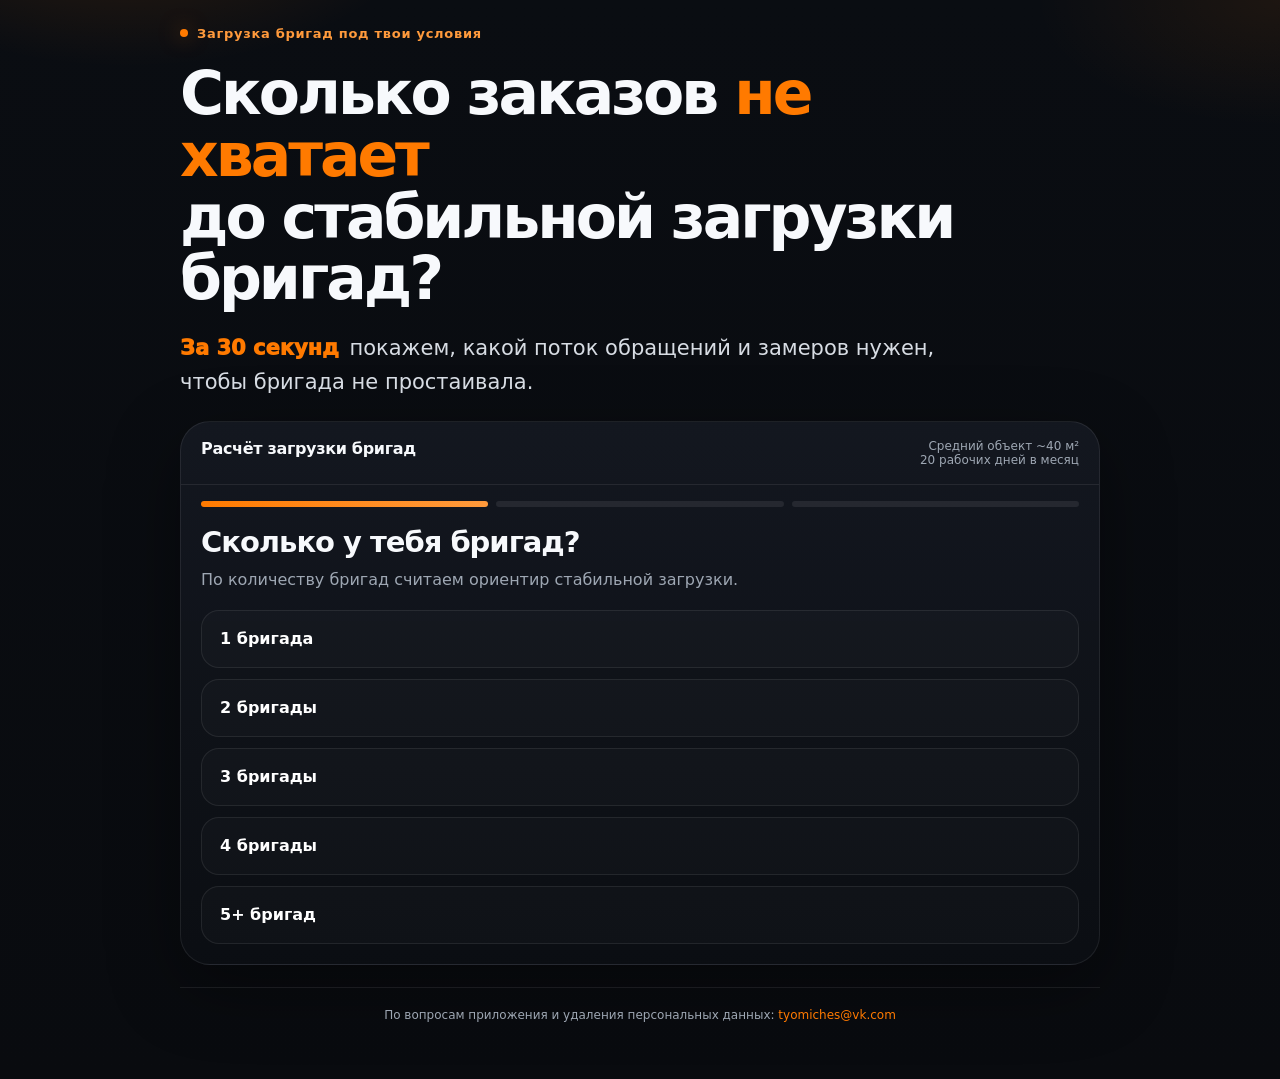
<file: telegram/index.html>
<!DOCTYPE html>
<html lang="ru">
<head>
  <meta charset="UTF-8" />
  <meta name="viewport" content="width=device-width, initial-scale=1.0, viewport-fit=cover" />
  <meta name="theme-color" content="#090b0f" />
  <title>Расчёт загрузки бригад</title>
  <script src="https://telegram.org/js/telegram-web-app.js"></script>
  <style>
    :root{
      --bg:#090b0f;
      --bg2:#0f1218;
      --card:#151922;
      --text:#f7f9fc;
      --muted:#9ea7b3;
      --line:rgba(255,255,255,.08);
      --accent:#ff7a00;
      --accent2:#ff9a3c;
      --accentSoft:rgba(255,122,0,.10);
      --success:#c6f5d5;
      --danger:#ffd0d0;
      --max:920px;
    }

    *{box-sizing:border-box}
    html,body{margin:0}
    body{
      min-height:100vh;
      font-family:Inter,system-ui,-apple-system,BlinkMacSystemFont,"Segoe UI",sans-serif;
      color:var(--text);
      background:
        radial-gradient(900px 500px at 10% -10%,rgba(255,122,0,.16),transparent 35%),
        radial-gradient(700px 360px at 100% 0%,rgba(255,122,0,.08),transparent 35%),
        linear-gradient(180deg,#0a0d12,#090b0f);
      overflow-x:hidden;
    }

    .wrap{width:min(calc(100% - 18px),var(--max));margin:0 auto;padding:22px 0 54px}
    .eyebrow{
      display:inline-flex;align-items:center;gap:9px;
      color:var(--accent2);font-size:13px;font-weight:850;letter-spacing:.055em;text-transform:none
    }
    .eyebrow:before{content:"";width:8px;height:8px;border-radius:50%;background:var(--accent);box-shadow:0 0 20px rgba(255,122,0,.5)}

    h1,h2,h3,p{margin-top:0}
    h1{font-size:clamp(36px,6.2vw,60px);line-height:1.03;letter-spacing:-.05em;margin:22px 0 22px;max-width:800px}
    .accent{color:var(--accent)}
    .accentMark{color:#fff;background:linear-gradient(135deg,var(--accent),var(--accent2));padding:0 .07em .015em;border-radius:.11em;line-height:1.04;box-decoration-break:clone;-webkit-box-decoration-break:clone}
    .accentWord{color:var(--accent);position:relative;white-space:nowrap}
    .accentWord:after{content:"";position:absolute;left:0;right:0;bottom:-.08em;height:.09em;border-radius:99px;background:var(--accent);opacity:.9}
    .timeBadge{display:inline-block;color:var(--accent);font-weight:950;margin-right:.18em}
    .lead{font-size:clamp(17px,2.2vw,21px);line-height:1.6;color:#d7dce3;max-width:790px;margin-bottom:8px}

    .shell{
      margin-top:22px;
      border:1px solid var(--line);
      border-radius:30px;
      background:linear-gradient(180deg,rgba(21,25,33,.92),rgba(11,14,19,.98));
      overflow:hidden;
      box-shadow:0 22px 70px rgba(0,0,0,.38)
    }
    .shelltop{display:flex;justify-content:space-between;gap:14px;align-items:flex-start;padding:17px 20px;border-bottom:1px solid var(--line)}
    .brand{font-weight:900;letter-spacing:-.02em}
    .note{color:var(--muted);font-size:12px;text-align:right}

    .progress{display:grid;grid-template-columns:repeat(3,1fr);gap:8px;padding:16px 20px 0}
    .bar{height:6px;border-radius:99px;background:rgba(255,255,255,.08);overflow:hidden}
    .bar.done{background:linear-gradient(90deg,var(--accent),var(--accent2))}

    .content{padding:20px}
    .panel{display:none}
    .panel.active{display:block}
    .q{font-size:29px;line-height:1.05;font-weight:900;letter-spacing:-.035em;margin-bottom:10px}
    .sub{color:var(--muted);line-height:1.5;margin-bottom:18px}
    .grid{display:grid;gap:11px}
    .option,.btn{width:100%;min-height:58px;border-radius:18px;font:inherit;font-weight:850;cursor:pointer;transition:.18s ease}
    .option{border:1px solid var(--line);background:rgba(255,255,255,.02);color:#fff;text-align:left;padding:0 18px}
    .option:hover,.option.selected{border-color:rgba(255,122,0,.58);background:rgba(255,122,0,.09);transform:translateY(-1px)}
    .input{width:100%;min-height:62px;border-radius:18px;border:1px solid var(--line);background:rgba(0,0,0,.2);color:#fff;padding:0 16px;font:inherit;font-size:18px;outline:none}
    .input:focus{border-color:rgba(255,122,0,.6);box-shadow:0 0 0 4px rgba(255,122,0,.08)}
    .actions{display:flex;gap:10px;flex-wrap:wrap;margin-top:15px}
    .btn{border:none;padding:0 18px}
    .btn:disabled{opacity:.55;cursor:default}
    .primary{background:linear-gradient(135deg,var(--accent),#ff9c40);color:#fff;box-shadow:0 14px 28px rgba(255,122,0,.16)}
    .ghost{background:transparent;color:#fff;border:1px solid var(--line)}

    .loader{text-align:center;padding:30px 10px 36px}
    .loaderBig{font-size:clamp(34px,6vw,58px);line-height:1;letter-spacing:-.055em;font-weight:950;margin:14px auto 0;max-width:720px;animation:fade .5s ease forwards}
    .loaderBig span{color:var(--accent)}
    @keyframes fade{from{opacity:0;transform:translateY(12px)}to{opacity:1;transform:none}}
    .spinner{width:66px;height:66px;margin:22px auto 0;border:4px solid rgba(255,255,255,.1);border-top-color:var(--accent);border-radius:50%;animation:spin 1s linear infinite}
    @keyframes spin{to{transform:rotate(360deg)}}

    .center{ text-align:center; }
    .arrow{font-size:30px;color:var(--accent);line-height:1;margin:6px 0 12px}
    .resultTitle{font-size:clamp(31px,5vw,50px);font-weight:950;line-height:1.05;letter-spacing:-.045em;max-width:780px;margin:0 auto 6px}
    .pill{display:inline-block;padding:10px 12px;border-radius:14px;border:1px solid rgba(255,122,0,.26);background:rgba(255,122,0,.08);color:#ffe1c4;font-weight:800;font-size:13px;margin-bottom:18px}

    .metricsGrid{display:grid;grid-template-columns:repeat(2,1fr);gap:14px;margin-top:10px}
    .metricCard.primaryMetric{border-color:rgba(255,122,0,.26);background:linear-gradient(180deg,rgba(255,122,0,.08),rgba(255,255,255,.025))}
    .funnelGrid{display:grid;grid-template-columns:repeat(3,1fr);gap:14px;margin-top:14px}
    .revenueCard{margin-top:14px;border:1px solid rgba(255,122,0,.38);background:linear-gradient(135deg,rgba(255,122,0,.17),rgba(255,122,0,.045));border-radius:26px;padding:24px 26px;text-align:center;box-shadow:inset 0 1px 0 rgba(255,255,255,.03)}
    .revenueEyebrow{font-size:15px;letter-spacing:.01em;font-weight:900;color:#fff;margin-bottom:10px}
    .revenueValue{font-size:clamp(42px,8vw,82px);font-weight:950;letter-spacing:-.07em;line-height:.95;color:#ff4d4f;margin-bottom:8px;text-shadow:0 0 26px rgba(255,77,79,.16)}
    .revenueText{font-size:clamp(19px,2.7vw,25px);font-weight:900;line-height:1.2;margin:0 auto 8px;max-width:720px;color:#fff}
    .revenueNote{font-size:13px;color:var(--muted)}
    .metricCard{border:1px solid var(--line);background:linear-gradient(180deg,rgba(255,255,255,.03),rgba(255,255,255,.02));border-radius:24px;padding:20px;position:relative;overflow:hidden}
    .metricCard:before{content:"";position:absolute;inset:auto -40px -60px auto;width:160px;height:160px;background:radial-gradient(circle, rgba(255,122,0,.18), transparent 60%);pointer-events:none}
    .metricValue{font-size:clamp(42px,7vw,82px);font-weight:950;letter-spacing:-.07em;line-height:.92;color:var(--accent);margin-bottom:8px}
    .metricLabel{font-size:19px;line-height:1.1;font-weight:900;color:#fff;margin-bottom:6px}
    .metricSub{color:var(--muted);font-size:14px;line-height:1.45}

    .reveal{opacity:0;transform:translateY(22px);transition:opacity .55s ease,transform .55s cubic-bezier(.2,.7,.2,1)}
    .reveal.visible{opacity:1;transform:none}
    .revenueReveal{position:relative;display:inline-grid;place-items:center;min-width:min(100%,560px);min-height:94px;margin:2px auto 8px;cursor:pointer;user-select:none;-webkit-tap-highlight-color:transparent}
    .revenueValue{transition:filter .4s ease,opacity .4s ease,transform .45s ease}
    .revenueReveal:not(.revealed) .revenueValue{filter:blur(14px);opacity:.28;transform:scale(.985)}
    .revenueCover{position:absolute;inset:0;display:grid;place-items:center;pointer-events:none;overflow:hidden;border-radius:18px}
    .revenueCoverText{position:relative;z-index:3;padding:9px 14px;border:1px solid rgba(255,255,255,.13);border-radius:999px;background:rgba(9,11,15,.76);backdrop-filter:blur(8px);color:#fff;font-size:13px;font-weight:850;letter-spacing:.01em;transition:opacity .25s ease,transform .35s ease}
    .shard{position:absolute;left:50%;top:50%;width:58px;height:38px;background:linear-gradient(135deg,rgba(255,122,0,.9),rgba(255,154,60,.38));clip-path:polygon(0 0,100% 18%,68% 100%,12% 74%);opacity:.72;transform:translate(-50%,-50%) rotate(var(--r)) translate(var(--x),var(--y));transition:transform .62s cubic-bezier(.18,.75,.25,1),opacity .55s ease}
    .revenueReveal.revealed .revenueValue{filter:none;opacity:1;transform:scale(1)}
    .revenueReveal.revealed .revenueCoverText{opacity:0;transform:scale(.86)}
    .revenueReveal.revealed .shard{opacity:0;transform:translate(-50%,-50%) rotate(calc(var(--r) + 28deg)) translate(calc(var(--x) * 3.2),calc(var(--y) * 3.2)) scale(.45)}

    .summaryCard{margin-top:18px;border:1px solid rgba(255,122,0,.22);background:linear-gradient(135deg,rgba(255,122,0,.10),rgba(255,122,0,.03));border-radius:24px;padding:26px;text-align:center}
    .summaryText{font-size:clamp(19px,2.7vw,24px);line-height:1.65;color:#f2f5f8;max-width:760px;margin:0 auto}
    .summaryText b{color:var(--accent)}

    .cta{margin-top:18px;border:1px solid rgba(255,122,0,.24);background:linear-gradient(135deg,rgba(255,122,0,.1),rgba(255,122,0,.03));border-radius:24px;padding:22px}
    .cta h2{font-size:clamp(30px,5vw,44px);line-height:1.04;letter-spacing:-.05em;margin-bottom:10px;text-align:center}
    .cta h2 .accentHead{color:var(--accent)}
    .small{font-size:12px;color:var(--muted);line-height:1.5;margin-top:14px}

    .leadbox{display:none;margin-top:18px}
    .leadbox.active{display:block}
    .success{display:none;margin-top:12px;padding:13px 14px;border:1px solid rgba(79,213,123,.25);background:rgba(79,213,123,.08);border-radius:14px;color:var(--success);font-size:14px}
    .error{display:none;margin-top:12px;padding:13px 14px;border:1px solid rgba(255,91,91,.25);background:rgba(255,91,91,.08);border-radius:14px;color:var(--danger);font-size:14px}

    .dateTrigger{display:flex;align-items:center;justify-content:space-between;text-align:left;cursor:pointer}
    .dateTrigger.hasValue{border-color:rgba(255,122,0,.48);color:#fff}
    .dateIcon{color:var(--accent);font-size:20px}
    .dateModal{position:fixed;inset:0;z-index:9999;display:none;align-items:flex-end;justify-content:center;background:rgba(0,0,0,.68);backdrop-filter:blur(5px);padding:16px}
    .dateModal.active{display:flex}
    .dateSheet{width:min(100%,520px);background:#121720;border:1px solid var(--line);border-radius:26px;padding:18px;box-shadow:0 28px 90px rgba(0,0,0,.55);animation:sheetIn .22s ease}
    @keyframes sheetIn{from{transform:translateY(20px);opacity:.5}to{transform:none;opacity:1}}
    .dateSheetTop{display:flex;align-items:center;justify-content:space-between;gap:12px;margin-bottom:14px}
    .dateSheetTitle{font-size:22px;font-weight:900;letter-spacing:-.03em}
    .closeDate{width:42px;height:42px;border-radius:14px;border:1px solid var(--line);background:rgba(255,255,255,.03);color:#fff;font-size:24px;cursor:pointer}
    .calendarHead{display:flex;align-items:center;justify-content:space-between;margin:8px 0 12px}
    .monthLabel{font-weight:900;text-transform:capitalize}
    .monthNav{display:flex;gap:8px}
    .monthBtn{width:40px;height:40px;border-radius:12px;border:1px solid var(--line);background:rgba(255,255,255,.03);color:#fff;font-size:20px;cursor:pointer}
    .monthBtn:disabled{opacity:.3;cursor:default}
    .weekdays,.calendarGrid{display:grid;grid-template-columns:repeat(7,1fr);gap:7px}
    .weekdays div{text-align:center;color:var(--muted);font-size:11px;font-weight:800;padding:4px 0}
    .dayBtn{aspect-ratio:1;border:1px solid transparent;border-radius:12px;background:rgba(255,255,255,.025);color:#fff;font-weight:800;cursor:pointer}
    .dayBtn:hover{border-color:rgba(255,122,0,.35)}
    .dayBtn.selected{background:linear-gradient(135deg,var(--accent),var(--accent2));color:#fff}
    .dayBtn.today{border-color:rgba(255,122,0,.5)}
    .dayBtn:disabled{opacity:.2;cursor:default}
    .timeBlock{margin-top:18px;padding-top:16px;border-top:1px solid var(--line)}
    .timeLabel{font-size:13px;color:var(--muted);margin-bottom:8px}
    .timePickerInput{width:100%;height:56px;border-radius:16px;border:1px solid var(--line);background:rgba(0,0,0,.2);color:#fff;padding:0 14px;font:inherit;font-size:18px;color-scheme:dark}
    .dateConfirm{margin-top:14px;width:100%}
    .dateHint{font-size:12px;color:var(--muted);margin-top:9px;text-align:center}

    .thankScreen{display:none;margin-top:18px}
    .thankScreen.active{display:block}
    .thankCard{border:1px solid rgba(255,122,0,.24);background:linear-gradient(135deg,rgba(255,122,0,.11),rgba(255,255,255,.02));border-radius:26px;padding:28px;text-align:center}
    .thankIcon{width:64px;height:64px;border-radius:50%;display:grid;place-items:center;margin:0 auto 16px;background:linear-gradient(135deg,var(--accent),var(--accent2));color:#fff;font-size:30px;font-weight:950;box-shadow:0 14px 32px rgba(255,122,0,.22)}
    .thankTitle{font-size:clamp(30px,5vw,44px);font-weight:950;letter-spacing:-.045em;line-height:1.05;margin-bottom:10px}
    .thankText{max-width:650px;margin:0 auto;color:#d7dce3;font-size:17px;line-height:1.55}
    .appFooter{margin-top:22px;padding:18px 4px 0;border-top:1px solid var(--line);text-align:center;color:var(--muted);font-size:12px;line-height:1.6}
    .appFooter a{color:var(--accent);text-decoration:none}

    @media(max-width:760px){
      .metricsGrid,.funnelGrid{grid-template-columns:1fr}
      .shelltop{display:block}
      .note{text-align:left;margin-top:8px}
    }
    @media(max-width:560px){
      .content{padding:17px}
      .actions{display:grid}
      .btn{width:100%}
      .q{font-size:25px}
      .metricValue{font-size:50px}
      .summaryCard{padding:22px 18px}
    }
    /* Telegram safe area */
    .wrap{padding-top:max(22px,env(safe-area-inset-top));padding-bottom:max(54px,env(safe-area-inset-bottom))}
  </style>
</head>
<body>
  <main class="wrap">
    <div class="eyebrow">Загрузка бригад под твои условия</div>
    <h1>Сколько заказов <span class="accent">не хватает</span><br>до стабильной загрузки бригад?</h1>
    <p class="lead"><span class="timeBadge">За 30 секунд</span> покажем, какой поток обращений и замеров нужен, чтобы бригада не простаивала.</p>

    <section class="shell">
      <div class="shelltop">
        <div class="brand">Расчёт загрузки бригад</div>
        <div class="note">Средний объект ~40 м²<br>20 рабочих дней в месяц</div>
      </div>

      <div class="progress">
        <div class="bar done" id="p1"></div>
        <div class="bar" id="p2"></div>
        <div class="bar" id="p3"></div>
      </div>

      <div class="content">
        <section class="panel active" id="step1">
          <div class="q">Сколько у тебя бригад?</div>
          <div class="sub">По количеству бригад считаем ориентир стабильной загрузки.</div>
          <div class="grid">
            <button class="option" data-teams="1">1 бригада</button>
            <button class="option" data-teams="2">2 бригады</button>
            <button class="option" data-teams="3">3 бригады</button>
            <button class="option" data-teams="4">4 бригады</button>
            <button class="option" data-teams="5">5+ бригад</button>
          </div>
        </section>

        <section class="panel" id="step2">
          <div class="q">Сколько объектов делаете сейчас в среднем за месяц?</div>
          <div class="sub">Можно примерно. Нам важен порядок цифр, а не точность до одного объекта.</div>
          <input class="input" id="current" type="number" min="0" max="300" inputmode="numeric" placeholder="Например, 28" />
          <div class="actions">
            <button class="btn primary" id="next2">Дальше</button>
            <button class="btn ghost" id="back1">Назад</button>
          </div>
        </section>

        <section class="panel" id="step3">
          <div class="q">Введите город, где оказываете услугу</div>
          <div class="sub">Нужен основной город, чтобы дальше оценить спрос и реальную нагрузку под твои возможности.</div>
          <input class="input" id="city" type="text" inputmode="text" autocomplete="address-level2" placeholder="Например, Воронеж" />
          <div class="actions">
            <button class="btn primary" id="calc">Показать расчёт</button>
            <button class="btn ghost" id="back2">Назад</button>
          </div>
        </section>

        <section class="panel" id="loading">
          <div class="loader">
            <div class="eyebrow">Считаем ориентир</div>
            <div class="loaderBig">Тебе нужны <span>клиенты, которые платят</span>.</div>
            <div class="spinner"></div>
            <p class="sub" style="margin-top:18px">Считаем нужный объём заказов, замеров, обращений и просмотров.</p>
          </div>
        </section>

        <section class="panel" id="result">
          <div class="center">
            <div class="pill" id="cityPill">Город: —</div>
            <div class="resultTitle">Вот какой объём нужен, чтобы бригады <span class="accent">не жили от случая к случаю</span></div>
            <div class="arrow">↓</div>
          </div>

          <div class="metricsGrid">
            <div class="metricCard primaryMetric reveal">
              <div class="metricValue" id="orders">44</div>
              <div class="metricLabel">объекта в месяц</div>
              <div class="metricSub">ориентир стабильной загрузки для <span id="teamsLabel">2 бригад</span></div>
            </div>

            <div class="metricCard primaryMetric reveal">
              <div class="metricValue" id="gap">16</div>
              <div class="metricLabel">объектов в месяц</div>
              <div class="metricSub">сейчас не хватает до стабильной загрузки</div>
            </div>
          </div>

          <div class="funnelGrid">
            <div class="metricCard reveal">
              <div class="metricValue" id="measures">63</div>
              <div class="metricLabel">замера в месяц</div>
              <div class="metricSub">примерно столько нужно провести, чтобы держать нужный объём объектов</div>
            </div>

            <div class="metricCard reveal">
              <div class="metricValue" id="leads">191</div>
              <div class="metricLabel">обращение в месяц</div>
              <div class="metricSub">примерно такой входящий поток нужен до этапа замера</div>
            </div>

            <div class="metricCard reveal">
              <div class="metricValue" id="views">1318</div>
              <div class="metricLabel">просмотров в месяц</div>
              <div class="metricSub">при средней конверсии просмотра в обращение 14,5%</div>
            </div>
          </div>

          <div class="revenueCard reveal">
            <div class="revenueEyebrow">Это примерно</div>
            <div class="revenueReveal" id="revenueReveal" role="button" tabindex="0" aria-label="Показать потерянную выручку">
              <div class="revenueValue" id="lostRevenue">400 000 ₽</div>
              <div class="revenueCover">
                <span class="shard" style="--r:-28deg;--x:-115px;--y:-24px"></span>
                <span class="shard" style="--r:18deg;--x:-58px;--y:22px"></span>
                <span class="shard" style="--r:44deg;--x:8px;--y:-28px"></span>
                <span class="shard" style="--r:-12deg;--x:72px;--y:20px"></span>
                <span class="shard" style="--r:31deg;--x:128px;--y:-18px"></span>
                <span class="shard" style="--r:8deg;--x:-8px;--y:30px"></span>
                <span class="revenueCoverText">Нажми, чтобы увидеть сумму</span>
              </div>
            </div>
            <div class="revenueText">потерянной выручки уже сейчас</div>
            <div class="revenueNote">при среднем чеке 25 000 ₽ за объект</div>
          </div>

          <div class="metricsGrid" style="margin-top:14px">
            <div class="metricCard reveal">
              <div class="metricValue" id="currentShow">28</div>
              <div class="metricLabel">объектов в месяц</div>
              <div class="metricSub">делаете сейчас в среднем</div>
            </div>
            <div class="metricCard reveal">
              <div class="metricValue" id="currentRevenue">700 000 ₽</div>
              <div class="metricLabel">текущая выручка</div>
              <div class="metricSub">ориентир при среднем чеке 25 000 ₽</div>
            </div>
          </div>

          <div class="summaryCard reveal">
            <p class="summaryText" id="resultText"></p>
          </div>

          <div class="cta reveal">
            <h2><span class="accentHead">Теперь главный вопрос:</span><br>реально ли забрать этот объём в твоём городе?</h2>
            <div class="sub">Посмотрим спрос, конкуренцию и реальную нагрузку конкретно под твои возможности. Если рынок позволяет, скажем, какой для этого нужен бюджет, сколько будет стоить заявка и сколько будет стоить клиент, который готов платить.</div>
            <button class="btn primary" id="openLead">Проверить объём по моему городу</button>
          </div>

          <div class="small">Расчёт основан на средних показателях наших клиентов при объекте от 40 м² и 20 рабочих днях в месяц.</div>
        </section>

        <section class="panel" id="result5">
          <div class="center">
            <div class="pill" id="cityPill5">5+ бригад</div>
            <div class="resultTitle">Для команды 5+ бригад универсальная модель уже начинает врать.</div>
          </div>
          <div class="metricCard" style="margin-top:18px">
            <div class="metricSub" style="font-size:18px;color:#f3f6f8">На таком объёме загрузка сильнее зависит от логистики, среднего объёма объекта, географии и распределения монтажей. Поэтому здесь нужен индивидуальный расчёт по фактической мощности команды.</div>
            <div class="actions"><button class="btn primary" id="openLead5">Посчитать загрузку индивидуально</button></div>
          </div>
        </section>

        <section class="leadbox" id="leadBox">
          <div class="metricCard" style="margin-top:18px">
            <div class="eyebrow">Следующий шаг</div>
            <h2 style="font-size:32px;line-height:1.04;letter-spacing:-.04em;margin:12px 0 10px">Проверим, способен ли спрос в твоём городе закрыть этот объём.</h2>
            <div class="sub">Оставь контакт и выбери удобные дату и время. На коротком звонке уточним ситуацию и расскажем, что мы сможем сделать под твои условия работы.</div>
            <div class="grid">
              <input class="input" id="name" type="text" placeholder="Имя" />
              <input class="input" id="phone" type="tel" inputmode="tel" autocomplete="tel" maxlength="18" placeholder="+7 (999) 000-00-00" />
              <button class="input dateTrigger" id="openDatePicker" type="button"><span id="callTimeDisplay">Выбрать дату и время</span><span class="dateIcon">▣</span></button><input id="time" type="hidden" />
            </div>
            <label class="privacyConsent" style="display:flex;align-items:flex-start;gap:10px;margin-top:14px;color:var(--muted);font-size:13px;line-height:1.45;cursor:pointer">
              <input id="privacyConsent" type="checkbox" style="margin-top:3px;accent-color:var(--accent)">
              <span>Согласен на обработку персональных данных и ознакомлен с <a href="./privacy-policy.html" target="_blank" rel="noopener" style="color:var(--accent);text-decoration:none">политикой конфиденциальности</a>.</span>
            </label>
            <button class="btn primary" id="submit" style="margin-top:12px">Отправить заявку</button>
            <div class="success" id="success">Заявка отправлена. Свяжемся с тобой в указанное время.</div>
            <div class="error" id="error">Не удалось отправить заявку. Попробуй ещё раз.</div>
          </div>
        </section>

        <section class="thankScreen" id="thankScreen">
          <div class="thankCard">
            <div class="thankIcon">✓</div>
            <div class="thankTitle">Спасибо, заявка отправлена</div>
            <p class="thankText">Мы получили данные и свяжемся с тобой в выбранные дату и время. До звонка дополнительно проверим спрос и конкуренцию по твоему городу.</p>
          </div>
        </section>
      </div>
    </section>

    <footer class="appFooter">
      По вопросам приложения и удаления персональных данных: <a href="mailto:tyomiches@vk.com">tyomiches@vk.com</a>
    </footer>
  </main>

  <div class="dateModal" id="dateModal" aria-hidden="true">
    <div class="dateSheet" role="dialog" aria-modal="true" aria-labelledby="dateSheetTitle">
      <div class="dateSheetTop">
        <div class="dateSheetTitle" id="dateSheetTitle">Когда удобно созвониться?</div>
        <button class="closeDate" id="closeDatePicker" type="button" aria-label="Закрыть">×</button>
      </div>
      <div class="calendarHead">
        <div class="monthLabel" id="monthLabel"></div>
        <div class="monthNav">
          <button class="monthBtn" id="prevMonth" type="button" aria-label="Предыдущий месяц">‹</button>
          <button class="monthBtn" id="nextMonth" type="button" aria-label="Следующий месяц">›</button>
        </div>
      </div>
      <div class="weekdays">
        <div>Пн</div><div>Вт</div><div>Ср</div><div>Чт</div><div>Пт</div><div>Сб</div><div>Вс</div>
      </div>
      <div class="calendarGrid" id="calendarGrid"></div>
      <div class="timeBlock">
        <div class="timeLabel">Выберите время</div>
        <input class="timePickerInput" id="callTimePicker" type="time" step="900" />
      </div>
      <button class="btn primary dateConfirm" id="confirmDateTime" type="button">Выбрать</button>
      <div class="dateHint">Дата и время сохранятся в заявке без «сегодня» и «завтра».</div>
    </div>
  </div>

  <script src="./app.js" defer></script>
</body>
</html>
</file>
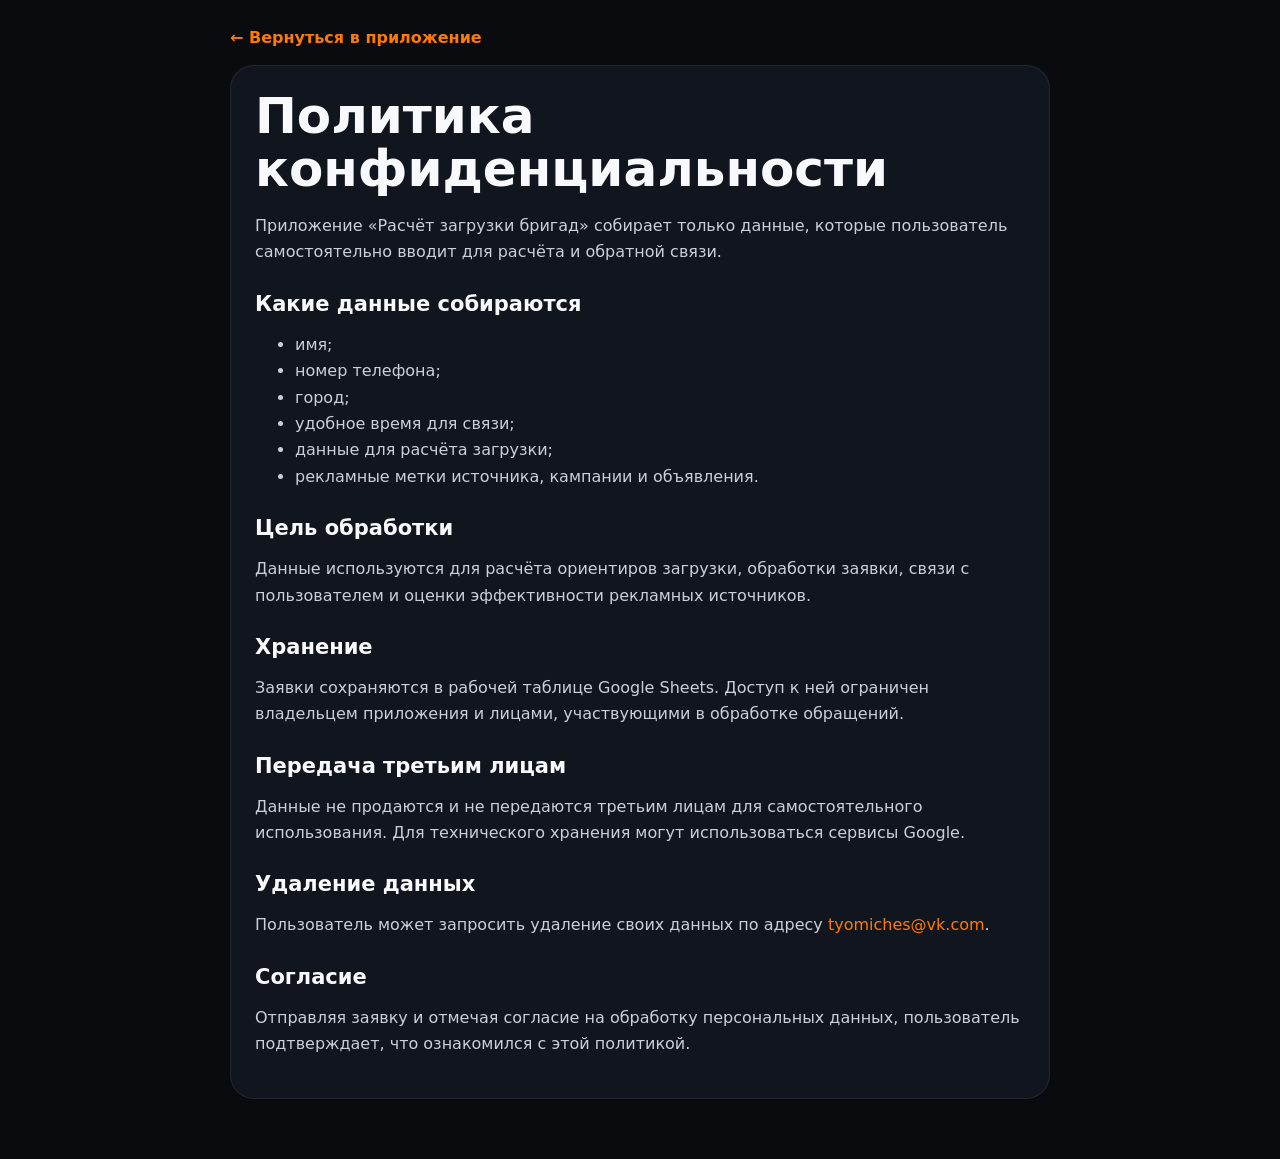
<file: privacy-policy.html>
<!DOCTYPE html>
<html lang="ru">
<head>
<meta charset="UTF-8">
<meta name="viewport" content="width=device-width,initial-scale=1.0">
<meta name="theme-color" content="#090b0f">
<title>Политика конфиденциальности</title>
<style>body{margin:0;background:#090b0f;color:#f7f9fc;font-family:Inter,system-ui,-apple-system,BlinkMacSystemFont,"Segoe UI",sans-serif}.wrap{width:min(calc(100% - 24px),820px);margin:0 auto;padding:28px 0 60px}.card{border:1px solid rgba(255,255,255,.08);background:#11151d;border-radius:24px;padding:24px}h1{font-size:clamp(30px,6vw,50px);line-height:1.05;margin:0 0 18px}h2{font-size:21px;margin:26px 0 8px}p,li{color:#c9d0da;line-height:1.65}a{color:#ff7a00;text-decoration:none}.back{display:inline-block;margin-bottom:18px;font-weight:800}</style>
</head>
<body><main class="wrap"><a class="back" href="./index.html">← Вернуться в приложение</a><section class="card">
<h1>Политика конфиденциальности</h1>
<p>Приложение «Расчёт загрузки бригад» собирает только данные, которые пользователь самостоятельно вводит для расчёта и обратной связи.</p>
<h2>Какие данные собираются</h2><ul><li>имя;</li><li>номер телефона;</li><li>город;</li><li>удобное время для связи;</li><li>данные для расчёта загрузки;</li><li>рекламные метки источника, кампании и объявления.</li></ul>
<h2>Цель обработки</h2><p>Данные используются для расчёта ориентиров загрузки, обработки заявки, связи с пользователем и оценки эффективности рекламных источников.</p>
<h2>Хранение</h2><p>Заявки сохраняются в рабочей таблице Google Sheets. Доступ к ней ограничен владельцем приложения и лицами, участвующими в обработке обращений.</p>
<h2>Передача третьим лицам</h2><p>Данные не продаются и не передаются третьим лицам для самостоятельного использования. Для технического хранения могут использоваться сервисы Google.</p>
<h2>Удаление данных</h2><p>Пользователь может запросить удаление своих данных по адресу <a href="mailto:tyomiches@vk.com">tyomiches@vk.com</a>.</p>
<h2>Согласие</h2><p>Отправляя заявку и отмечая согласие на обработку персональных данных, пользователь подтверждает, что ознакомился с этой политикой.</p>
</section></main></body></html>
</file>
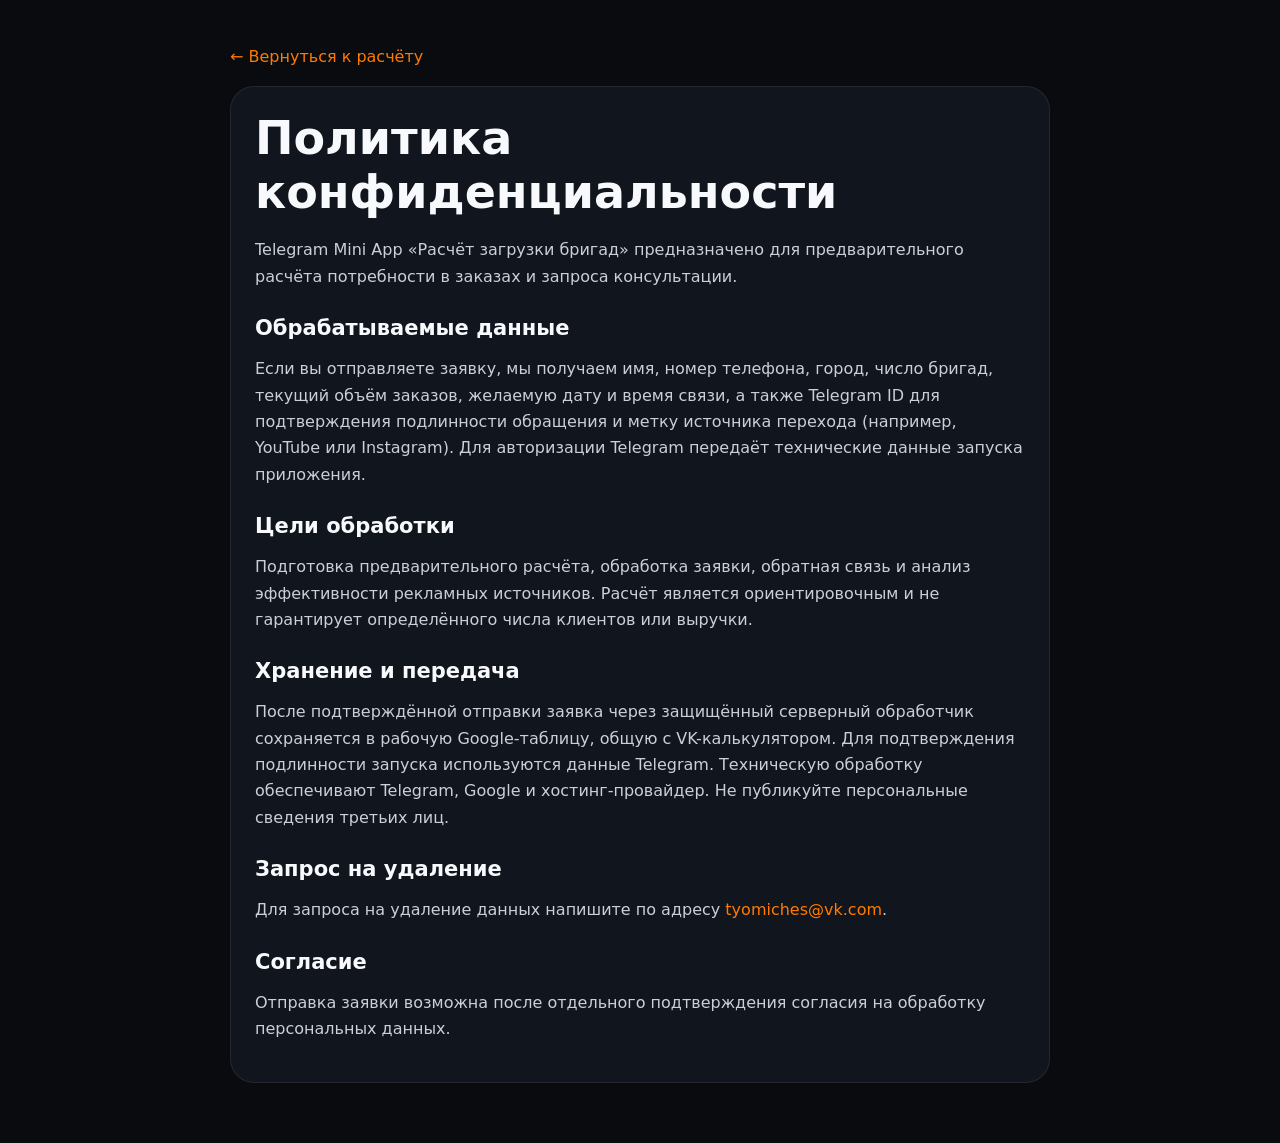
<file: telegram/privacy-policy.html>
<!DOCTYPE html>
<html lang="ru">
<head><meta charset="UTF-8"><meta name="viewport" content="width=device-width,initial-scale=1">
<meta name="theme-color" content="#090b0f"><title>Политика конфиденциальности — загрузка бригад</title>
<style>body{margin:0;background:#090b0f;color:#f7f9fc;font-family:system-ui,sans-serif}.wrap{width:min(calc(100% - 24px),820px);margin:0 auto;padding:28px 0 60px}.card{border:1px solid rgba(255,255,255,.08);background:#11151d;border-radius:24px;padding:24px}h1{font-size:clamp(28px,6vw,46px);margin:0 0 18px}h2{font-size:21px;margin:26px 0 8px}p,li{color:#c9d0da;line-height:1.65}a{color:#ff7a00;text-decoration:none}</style>
</head>
<body><main class="wrap"><p><a href="./index.html">← Вернуться к расчёту</a></p><section class="card">
<h1>Политика конфиденциальности</h1>
<p>Telegram Mini App «Расчёт загрузки бригад» предназначено для предварительного расчёта потребности в заказах и запроса консультации.</p>
<h2>Обрабатываемые данные</h2>
<p>Если вы отправляете заявку, мы получаем имя, номер телефона, город, число бригад, текущий объём заказов, желаемую дату и время связи, а также Telegram ID для подтверждения подлинности обращения и метку источника перехода (например, YouTube или Instagram). Для авторизации Telegram передаёт технические данные запуска приложения.</p>
<h2>Цели обработки</h2>
<p>Подготовка предварительного расчёта, обработка заявки, обратная связь и анализ эффективности рекламных источников. Расчёт является ориентировочным и не гарантирует определённого числа клиентов или выручки.</p>
<h2>Хранение и передача</h2>
<p>После подтверждённой отправки заявка через защищённый серверный обработчик сохраняется в рабочую Google-таблицу, общую с VK-калькулятором. Для подтверждения подлинности запуска используются данные Telegram. Техническую обработку обеспечивают Telegram, Google и хостинг-провайдер. Не публикуйте персональные сведения третьих лиц.</p>
<h2>Запрос на удаление</h2>
<p>Для запроса на удаление данных напишите по адресу <a href="mailto:tyomiches@vk.com">tyomiches@vk.com</a>.</p>
<h2>Согласие</h2><p>Отправка заявки возможна после отдельного подтверждения согласия на обработку персональных данных.</p>
</section></main></body></html>
</file>
